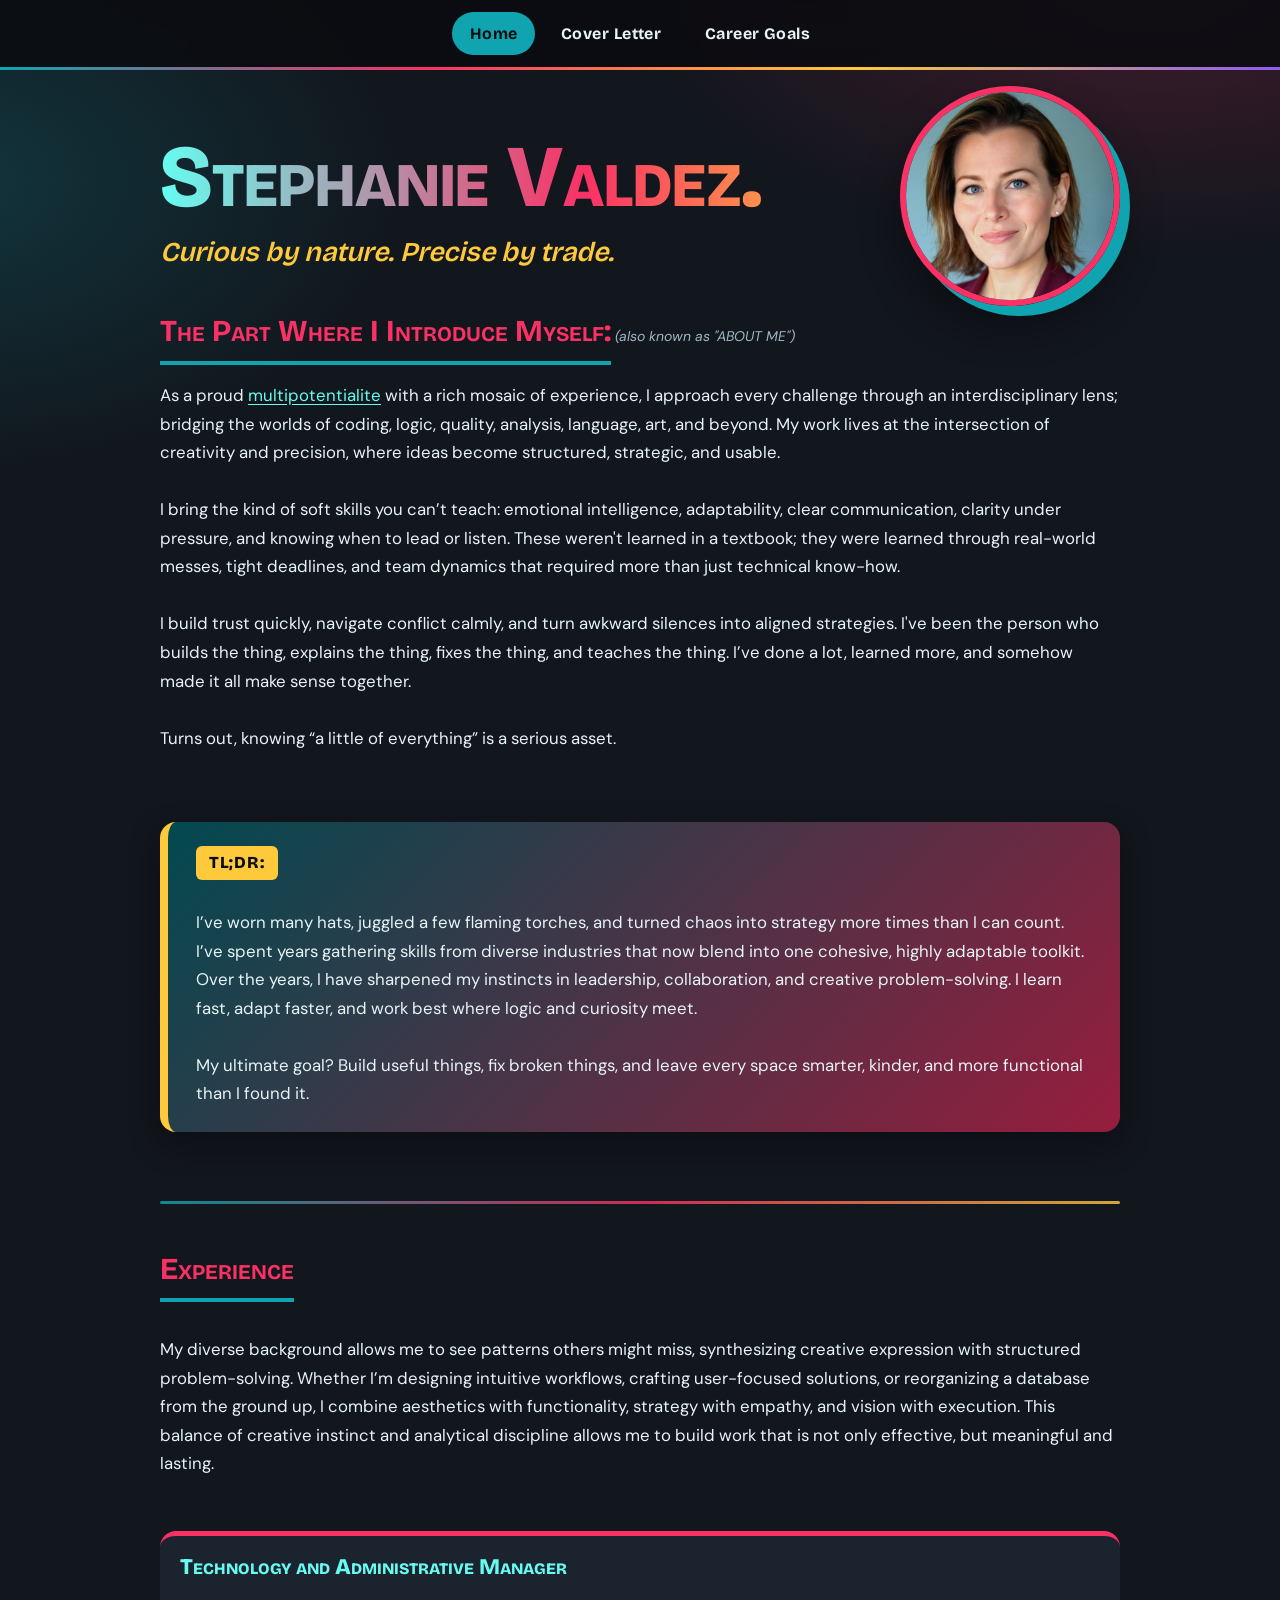
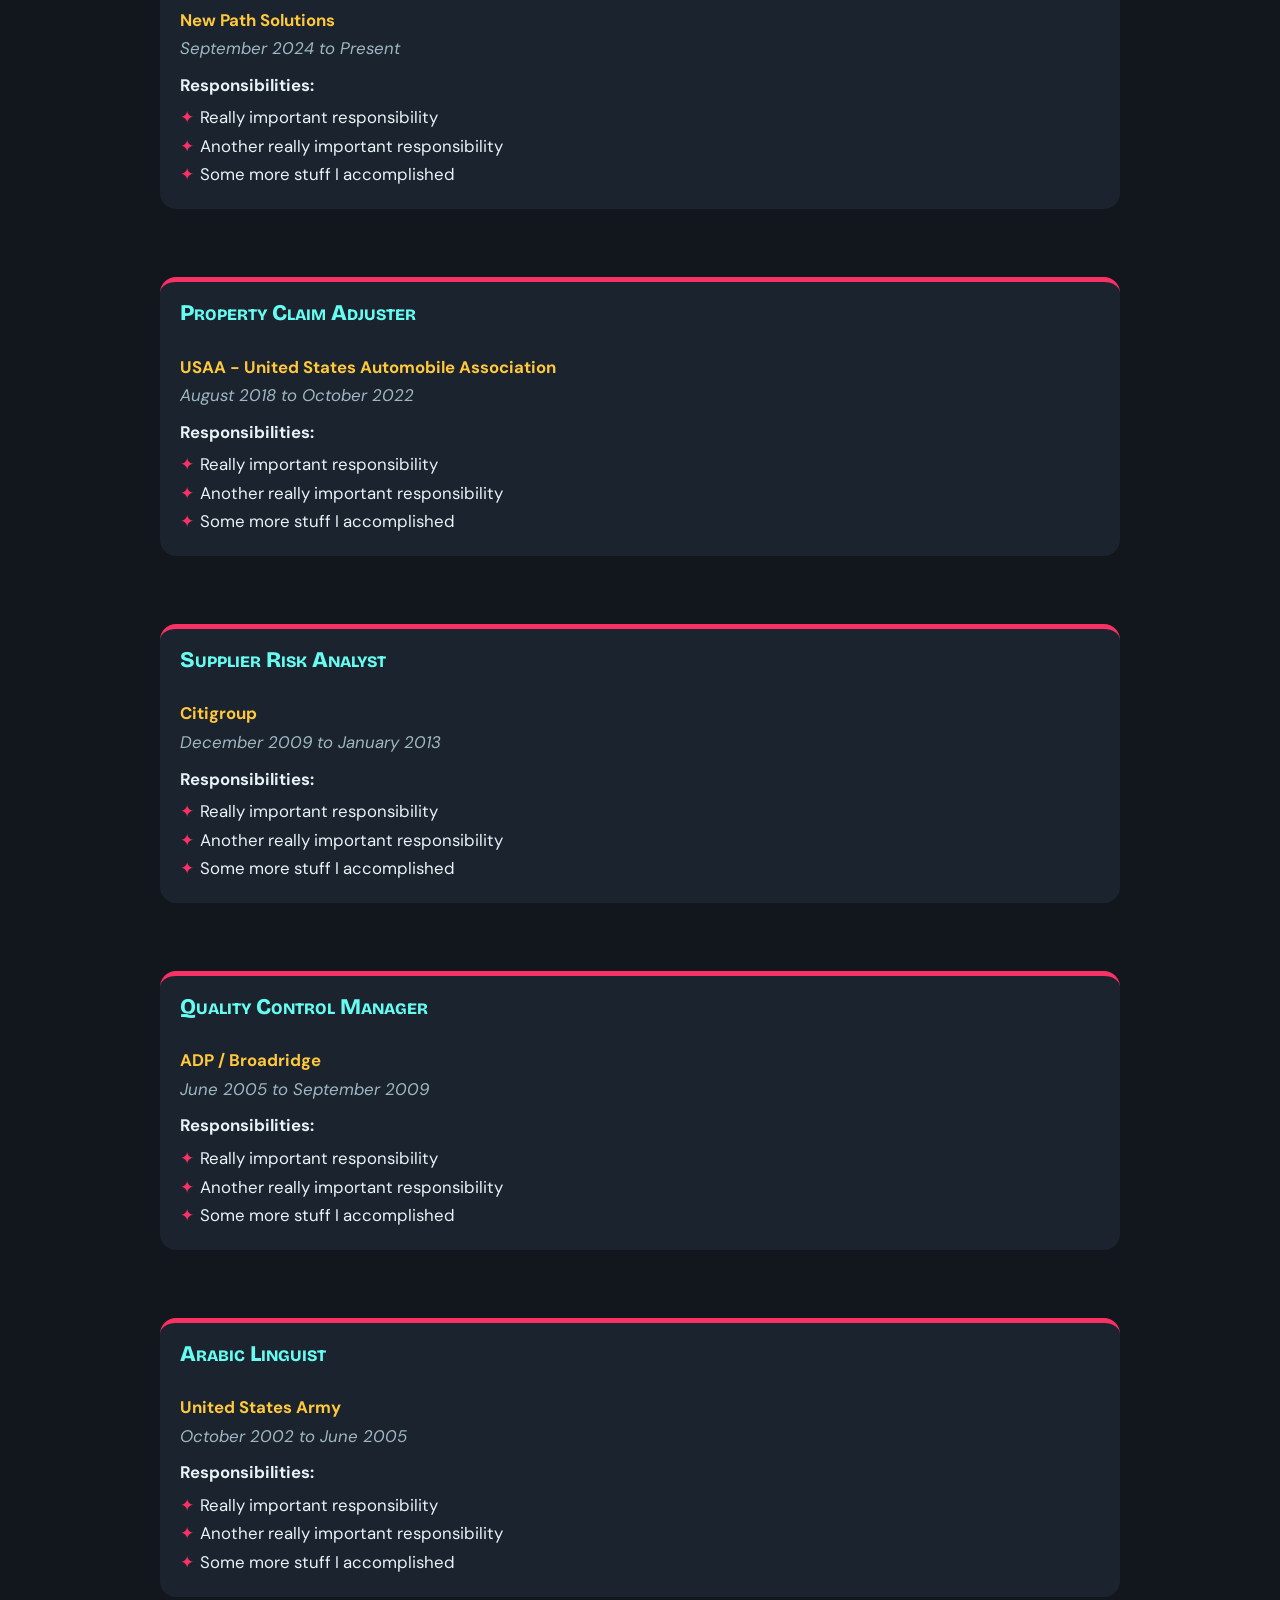
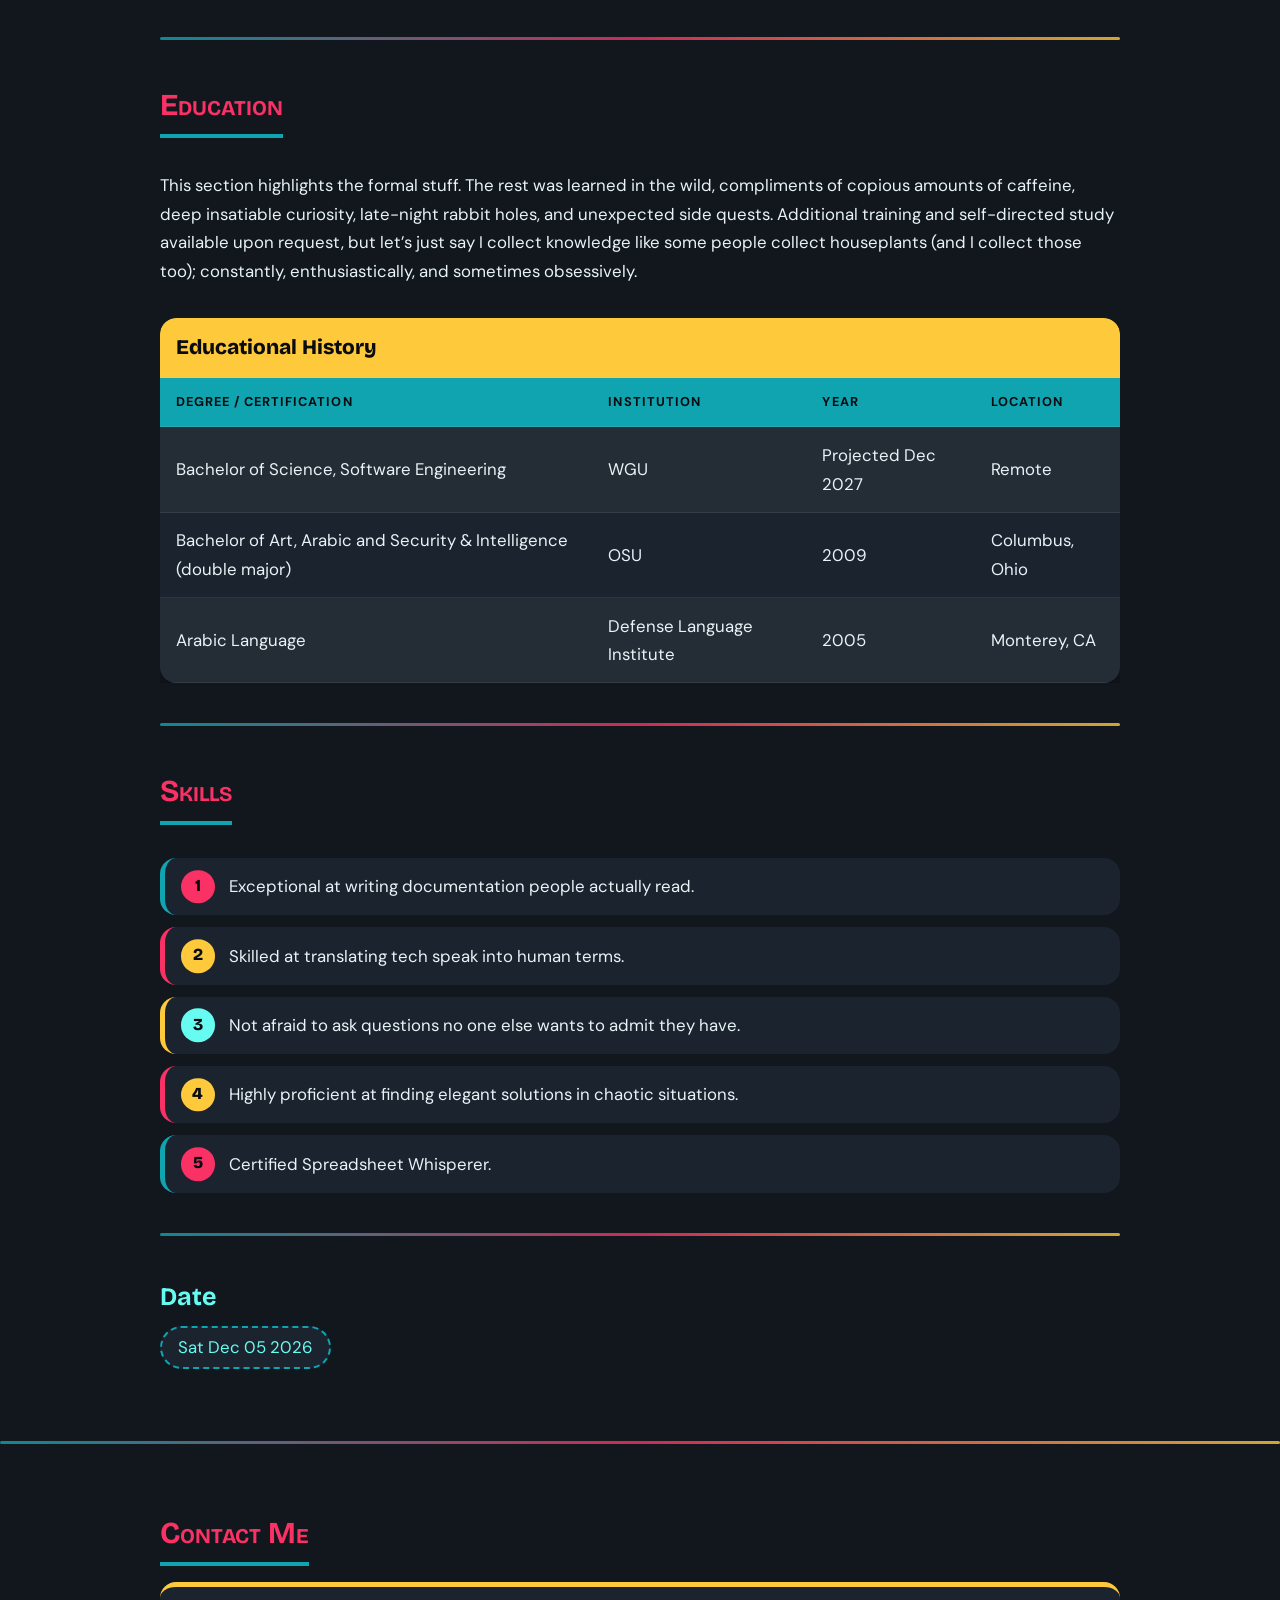
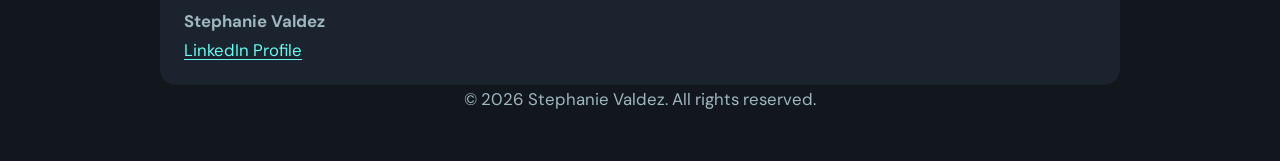
<file: index.html>
<!DOCTYPE html>
<html lang="en">
<head>
    <meta charset="UTF-8">
    <meta name="viewport" content="width=device-width, initial-scale=1.0">
    <link rel="preconnect" href="https://fonts.googleapis.com">
    <link rel="preconnect" href="https://fonts.gstatic.com" crossorigin>
    <link href="https://fonts.googleapis.com/css2?family=Bricolage+Grotesque:wght@600;800&family=DM+Sans:ital,wght@0,400;0,700;1,400&display=swap" rel="stylesheet">
    <link rel="stylesheet" href="css/styles.css">
    <title>Stephanie Valdez's Resume</title>
</head>
<body>
    <nav>
      <a href="index.html" class="active">Home</a>
      <a href="cover-letter.html">Cover Letter</a>
      <a href="career-goals.html">Career Goals</a>
    </nav>
    <header class="hero">
        <div class="hero-text">
            <h1>Stephanie Valdez.</h1>
            <h2 id="tag-line"><em>Curious by nature.  Precise by trade.</em></h2>
        </div>
        <img class="hero-photo" src="images/photo-017.jpg" alt="Portrait of Stephanie Valdez">
    </header>
    <main>

    
    <article>
        <!-- OBJECTIVE STATEMENT-->
         <h2 class="sectionHeader">The Part Where I Introduce Myself:</h2>
        <small><em>(also known as "ABOUT ME")</em></small>
           <p> As a proud <a href="https://puttylike.com/terminology/" target="_blank" rel="noopener">multipotentialite</a> with a rich mosaic of experience, I approach every challenge through an interdisciplinary lens; bridging the worlds of coding, logic, quality, analysis, language, art, and beyond. My work lives at the intersection of creativity and precision, where ideas become structured, strategic, and usable.
           <br><br>
           I bring the kind of soft skills you can’t teach: emotional intelligence, adaptability, clear communication, clarity under pressure, and knowing when to lead or listen. These weren't learned in a textbook; they were learned through real-world messes, tight deadlines, and team dynamics that required more than just technical know-how.
           
           <br><br>I build trust quickly, navigate conflict calmly, and turn awkward silences into aligned strategies. I've been the person who builds the thing, explains the thing, fixes the thing, and teaches the thing. I’ve done a lot, learned more, and somehow made it all make sense together. <br><br>Turns out, knowing “a little of everything” is a serious asset.</p>
           <br>
           
           <div class="layout">
            <aside class="sidebar">
                <span class="tldr-label">TL;DR:</span><br><br>I’ve worn many hats, juggled a few flaming torches, and turned chaos into strategy more times than I can count. I’ve spent years gathering skills from diverse industries that now blend into one cohesive, highly adaptable toolkit. Over the years, I have sharpened my instincts in leadership, collaboration, and creative problem-solving. I learn fast, adapt faster, and work best where logic and curiosity meet. <br><br>My ultimate goal? Build useful things, fix broken things, and leave every space smarter, kinder, and more functional than I found it.
            </aside>
           </div>

    </article>
    <br>
    <hr>
    <!-- EXPERIENCE -->
     <section>
        <h2 class="sectionHeader">Experience</h2>
        <p>
           My diverse background allows me to see patterns others might miss, synthesizing creative expression with structured problem-solving. Whether I’m designing intuitive workflows, crafting user-focused solutions, or reorganizing a database from the ground up, I combine aesthetics with functionality, strategy with empathy, and vision with execution. This balance of creative instinct and analytical discipline allows me to build work that is not only effective, but meaningful and lasting.
           <br><br></p>
        <ul>
            <li class="positionTitle">Technology and Administrative Manager</li>
                <ul>
                    <li>New Path Solutions</li>
                    <li>September 2024 to Present</li>
                    <li>Responsibilities:
                        <ul>
                            <li>Really important responsibility</li>
                            <li>Another really important responsibility</li>
                            <li>Some more stuff I accomplished</li>
                        </ul>
                    </li>
                </ul>
                <br>
            
            <li class="positionTitle">Property Claim Adjuster</li>
                <ul>
                    <li>USAA - United States Automobile Association</li>
                    <li>August 2018 to October 2022</li>
                    <li>Responsibilities:
                        <ul>
                            <li>Really important responsibility</li>
                            <li>Another really important responsibility</li>
                            <li>Some more stuff I accomplished</li>
                        </ul>
                    </li>
                </ul>
                <br>
            <li class="positionTitle">Supplier Risk Analyst</li>
                <ul>
                    <li>Citigroup</li>
                    <li>December 2009 to January 2013</li>
                    <li>Responsibilities:
                        <ul>
                            <li>Really important responsibility</li>
                            <li>Another really important responsibility</li>
                            <li>Some more stuff I accomplished</li>
                        </ul>
                    </li>
                </ul>
                <br>
            <li class="positionTitle">Quality Control Manager</li>
                <ul>
                    <li>ADP / Broadridge</li>
                    <li>June 2005 to September 2009</li>
                    <li>Responsibilities:
                        <ul>
                            <li>Really important responsibility</li>
                            <li>Another really important responsibility</li>
                            <li>Some more stuff I accomplished</li>
                        </ul>
                    </li>
                </ul>
                <br>
            <li class="positionTitle">Arabic Linguist</li>
                <ul>
                    <li>United States Army</li>
                    <li>October 2002 to June 2005</li>
                    <li>Responsibilities:
                        <ul>
                            <li>Really important responsibility</li>
                            <li>Another really important responsibility</li>
                            <li>Some more stuff I accomplished</li>
                        </ul>
                    </li>
                </ul>

        </ul>
     </section>
     <hr>
     <!-- EDUCATION -->
    <section>
      <h2 class="sectionHeader">Education</h2>
      <p>This section highlights the formal stuff. The rest was learned in the wild, compliments of copious amounts of caffeine, deep insatiable curiosity, late-night rabbit holes, and unexpected side quests. Additional training and self-directed study available upon request, but let’s just say I collect knowledge like some people collect houseplants (and I collect those too); constantly, enthusiastically, and sometimes obsessively.</p>
        
    <section class="table-wrap">
      <table class="educationTable">
        <caption>Educational History</caption>
        <tr>
          <th>Degree / Certification</th><th>Institution</th><th>Year</th><th>Location</th>
        </tr>
        <tr>
          <td>Bachelor of Science, Software Engineering</td><td>WGU</td><td>Projected Dec 2027</td><td>Remote</td>
        </tr>
        <tr>
          <td>Bachelor of Art, Arabic and Security & Intelligence (double major)</td><td>OSU</td><td>2009</td><td>Columbus, Ohio</td>
        </tr>
        <tr>
          <td>Arabic Language</td><td>Defense Language Institute</td><td>2005</td><td>Monterey, CA</td>
        </tr>
      </table>
    </section>

      <hr>
      <!--- SKILLS -->
    <section>
      <h2 class="sectionHeader">Skills</h2>
      <ol>
              <li>Exceptional at writing documentation people actually read.</li>
              <li>Skilled at translating tech speak into human terms.</li>
              <li>Not afraid to ask questions no one else wants to admit they have.</li>
              <li>Highly proficient at finding elegant solutions in chaotic situations.</li>
              <li>Certified Spreadsheet Whisperer.</li>
      </ol>
    </section>
      <hr>
    <section>
      <h2>Date</h2>
      <div id="current-date">[JavaScript inserts date here]</div>
    </section>
    </main>
    <hr>
      <footer>
      <!-- CONTACT INFORMATION -->
       <h2 class="sectionHeader">Contact Me</h2>
      <section>
        <strong>Stephanie Valdez</strong><br>
        <a href="https://www.linkedin.com/in/slvaldez/" target="_blank" rel="noopener">LinkedIn Profile</a>
      </section>
      <p>© 2026 Stephanie Valdez. All rights reserved.</p>
      </footer>
      <script>
        document.addEventListener("DOMContentLoaded", () => {
          const dateDiv = document.getElementById("current-date");
          const today = new Date();
          dateDiv.textContent = today.toDateString();
          console.log("Resume page loaded.");
        });
  </script>
</body>
</html>
</file>
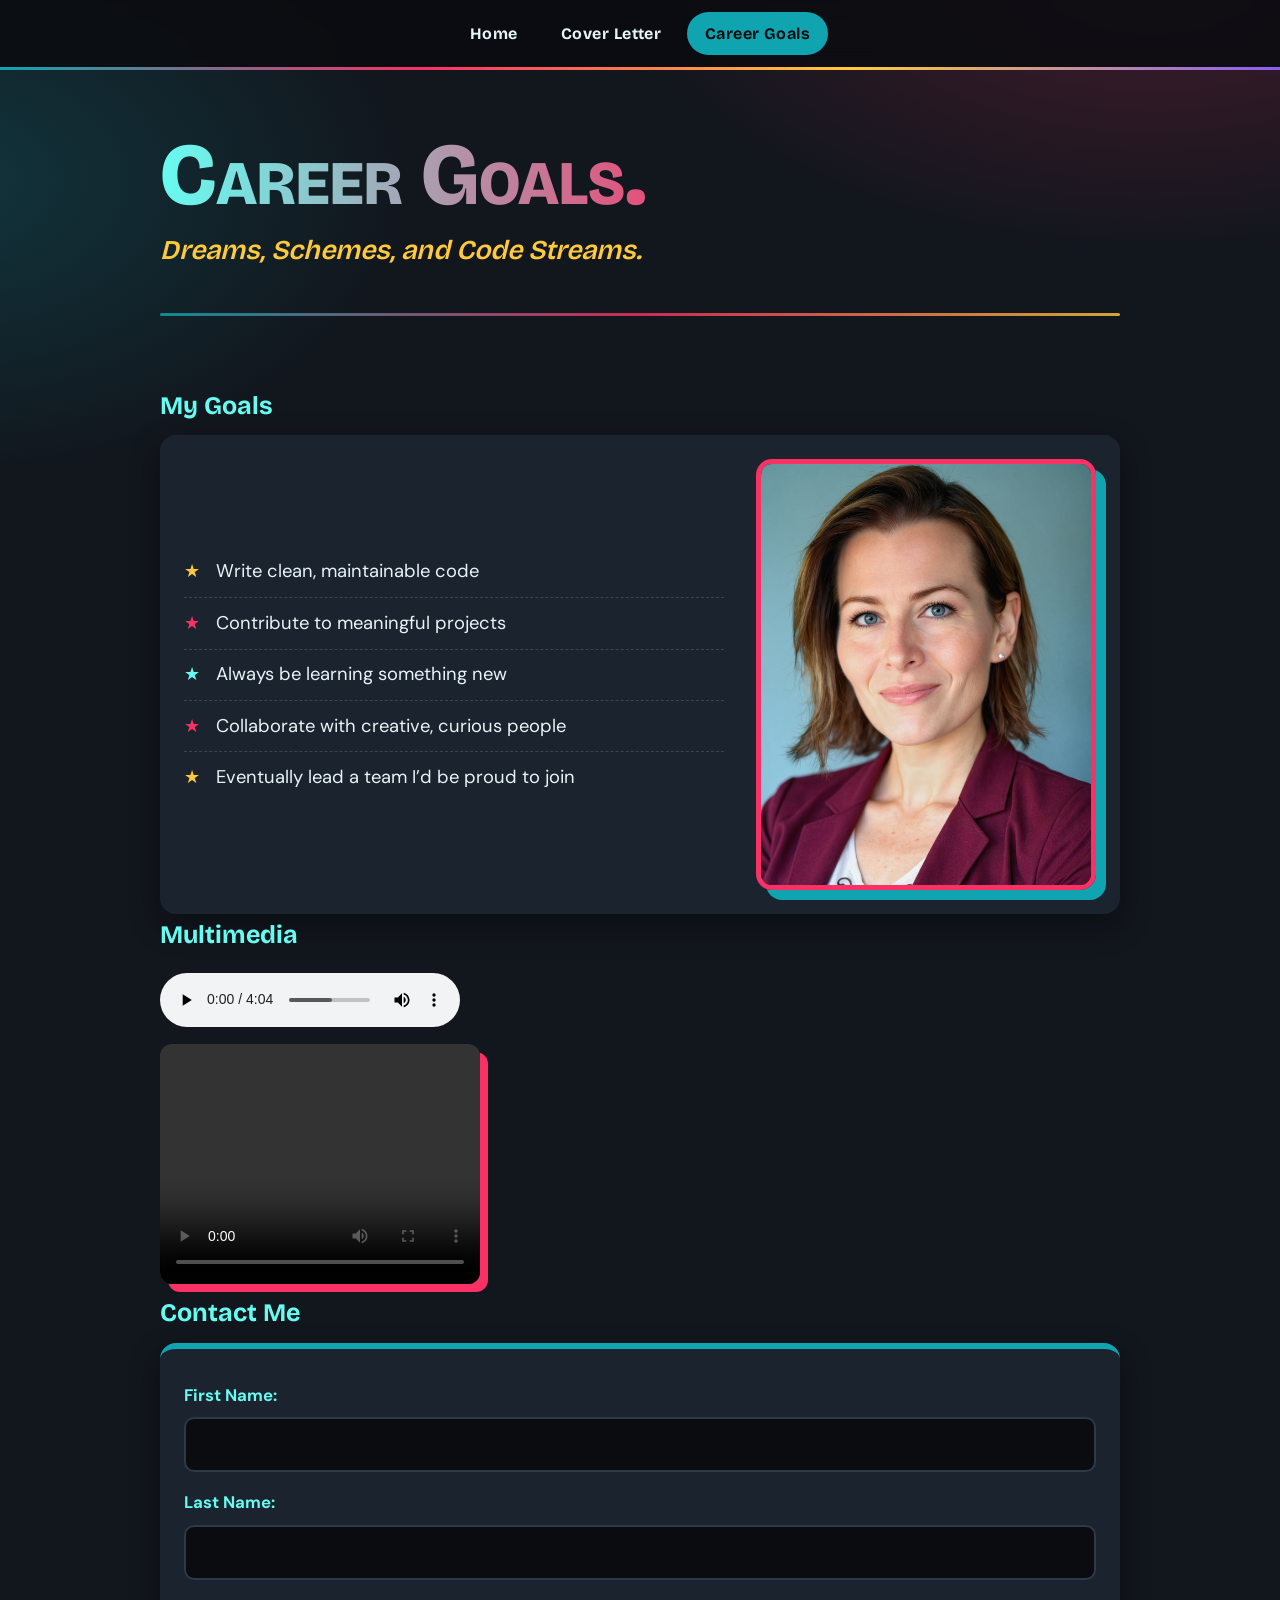
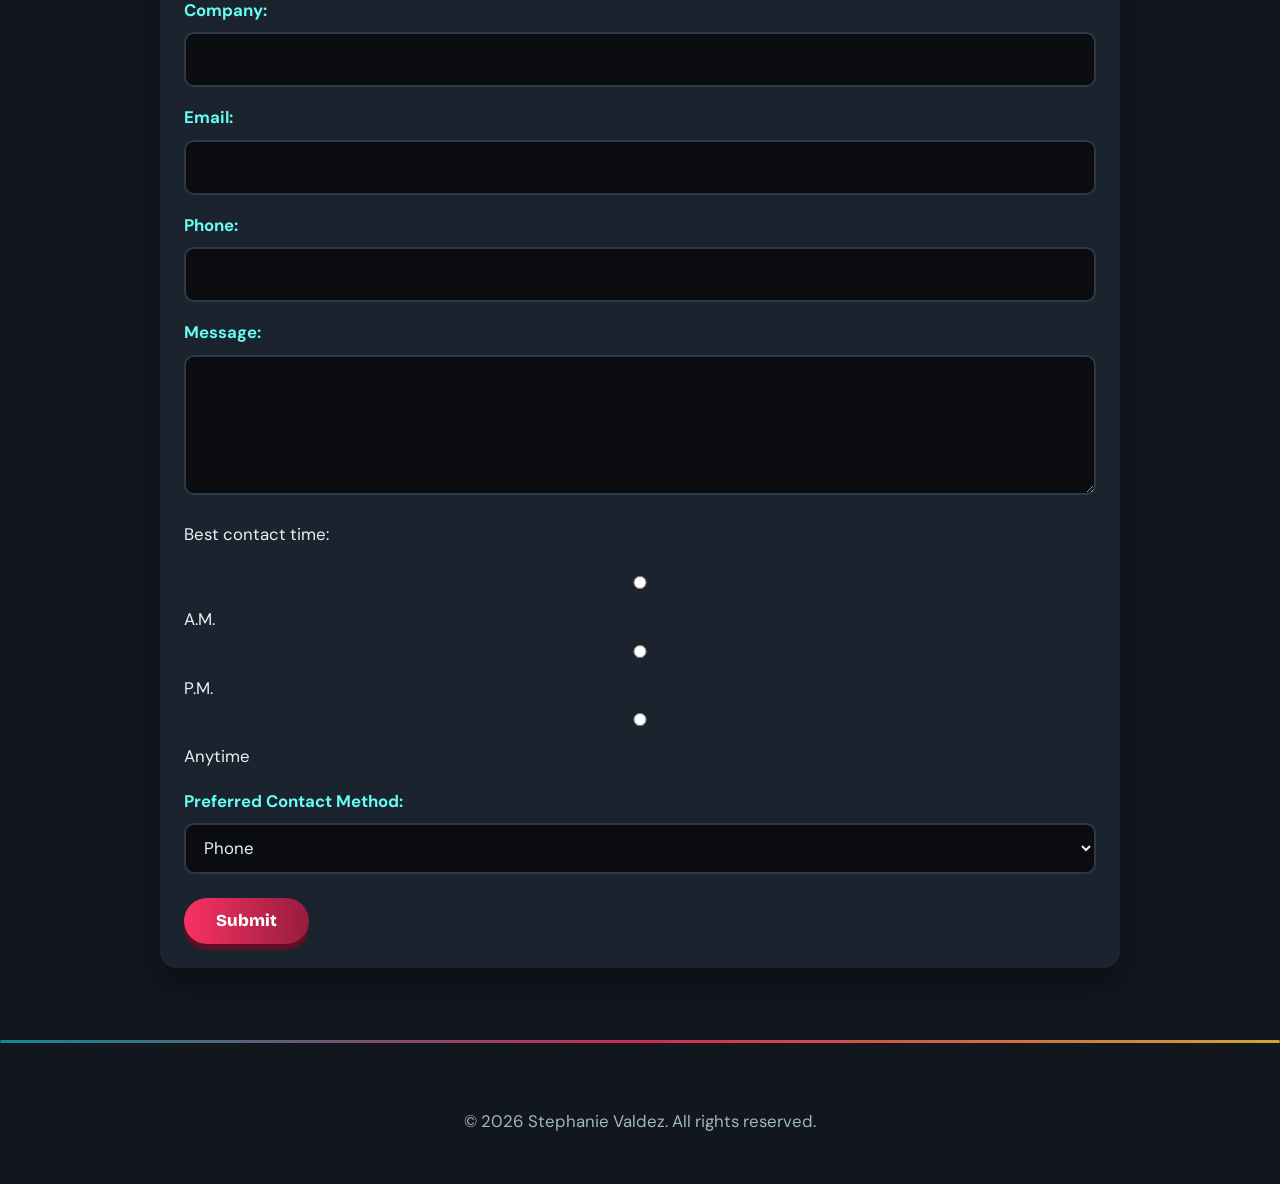
<file: career-goals.html>
<!DOCTYPE html>
<html lang="en">
<head>
    <meta charset="UTF-8">
    <meta name="viewport" content="width=device-width, initial-scale=1.0">
    <link rel="preconnect" href="https://fonts.googleapis.com">
    <link rel="preconnect" href="https://fonts.gstatic.com" crossorigin>
    <link href="https://fonts.googleapis.com/css2?family=Bricolage+Grotesque:wght@600;800&family=DM+Sans:ital,wght@0,400;0,700;1,400&display=swap" rel="stylesheet">
    <link rel="stylesheet" href="css/styles.css">
    <title>Career Goals</title>
</head>
<body>
    <nav>
      <a href="index.html">Home</a>
      <a href="cover-letter.html">Cover Letter</a>
      <a href="career-goals.html" class="active">Career Goals</a>
    </nav>

    <header>
        <br>
        <h1>Career Goals.</h1>
    </header>

    <main>
        <h2 id="tag-line"><em>Dreams, Schemes, and Code Streams.</em></h2>
        <hr>
        <br>
        <h2>My Goals</h2>

        <div class="goals-section">

        <ul class="goals-list">
            <li>Write clean, maintainable code</li>
            <li>Contribute to meaningful projects</li>
            <li>Always be learning something new</li>
            <li>Collaborate with creative, curious people</li>
            <li>Eventually lead a team I’d be proud to join</li>
        </ul>

        <img src="images/photo-017.jpg" alt="Stephanie working or coding" class="goals-image">
        </div>
        <section>

        <h2>Multimedia</h2>
        <audio controls>
            <source src="media/audiofile.mp3" type="audio/mpeg">
            Your browser does not support the audio element.
        </audio><br>

        <video width="320" height="240" controls>
            <source src="media/20250526_132119.mp4" type="video/mp4">
            Your browser does not support the video tag.
        </video>
        </section>

        <section>
        <h2>Contact Me</h2>
        <form action="https://wp.zybooks.com/form-viewer.php" method="POST">
            <label for="fname">First Name:</label>
            <input type="text" id="fname" name="fname" required><br>

            <label for="lname">Last Name:</label>
            <input type="text" id="lname" name="lname" required><br>

            <label for="company">Company:</label>
            <input type="text" id="company" name="company"><br>

            <label for="email">Email:</label>
            <input type="email" id="email" name="email" required><br>

            <label for="phone">Phone:</label>
            <input type="tel" id="phone" name="phone"><br>

            <label for="message">Message:</label>
            <textarea id="message" name="message"></textarea><br>

            <p>Best contact time:</p>
            <input type="radio" name="contact_time" value="am" id="am"><label for="am">A.M.</label>
            <input type="radio" name="contact_time" value="pm" id="pm"><label for="pm">P.M.</label>
            <input type="radio" name="contact_time" value="anytime" id="any"><label for="any">Anytime</label><br>

            <label for="contact_method">Preferred Contact Method:</label>
            <select id="contact_method" name="contact_method">
            <option value="phone">Phone</option>
            <option value="email">Email</option>
            <option value="text">Text</option>
            </select><br>

            <button type="submit">Submit</button>
        </form>
        </section>
    </main>
    <hr>
    <footer>
        <p>© 2026 Stephanie Valdez. All rights reserved.</p>
    </footer>
</body>
</html>
</file>
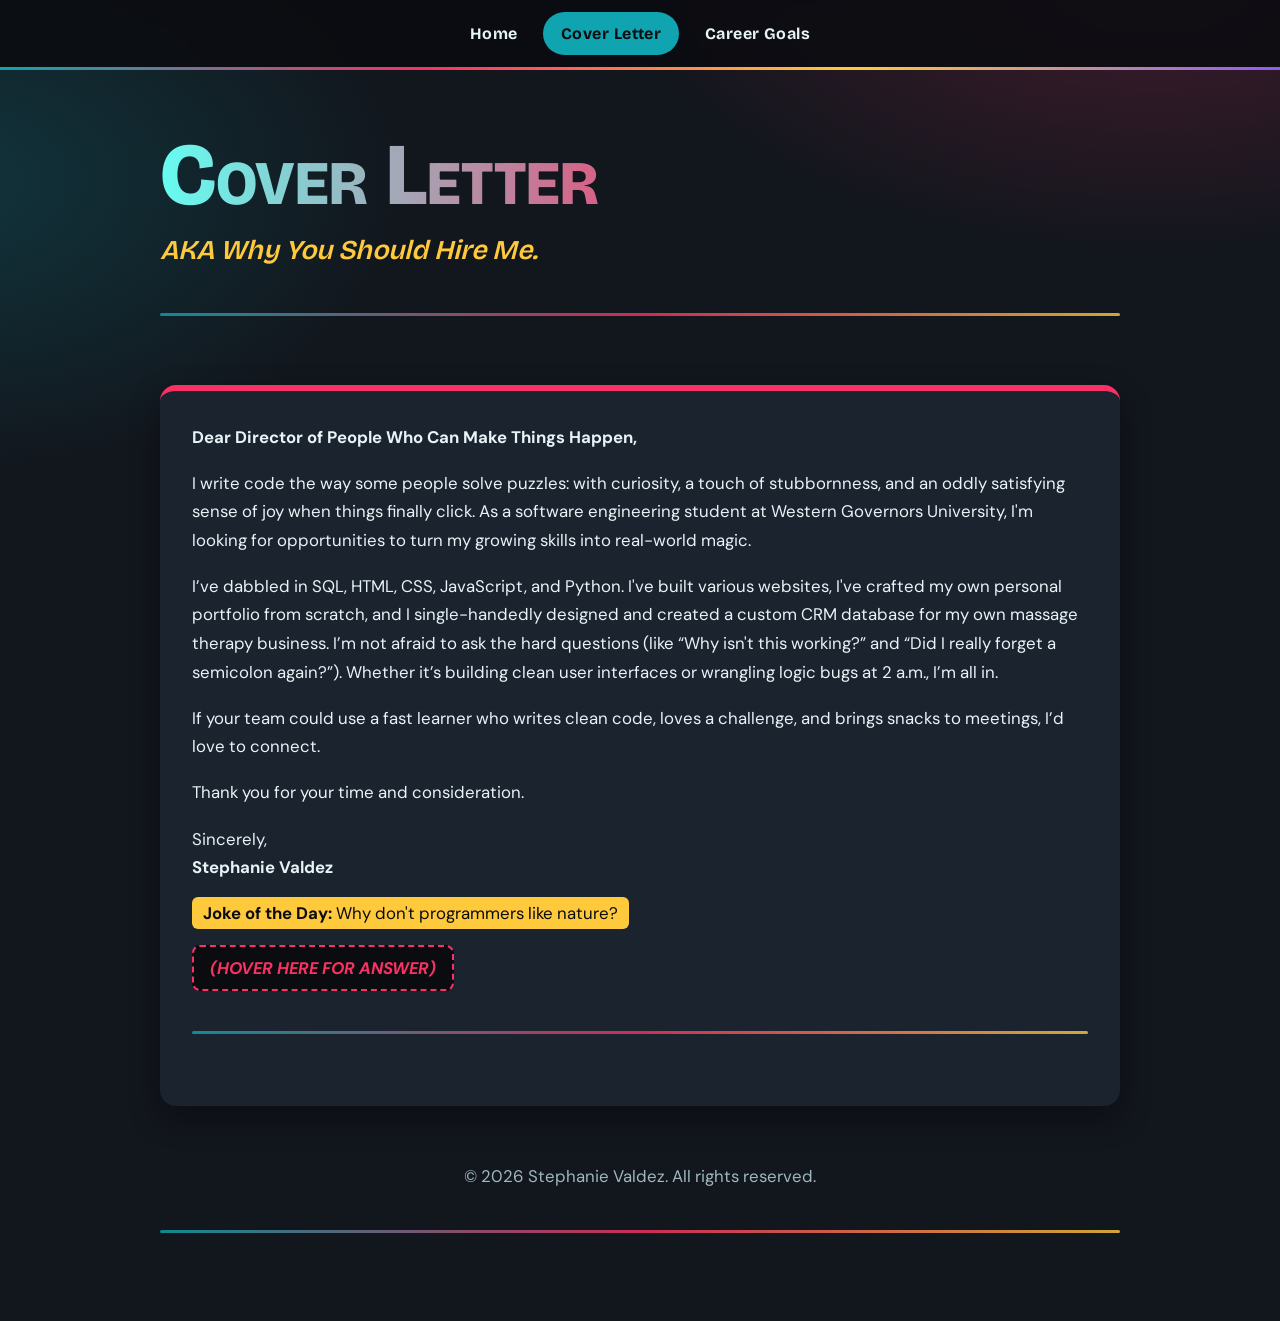
<file: cover-letter.html>
<!DOCTYPE html>
<html lang="en">
<head>
    <meta charset="UTF-8">
    <meta name="viewport" content="width=device-width, initial-scale=1.0">
    <link rel="preconnect" href="https://fonts.googleapis.com">
    <link rel="preconnect" href="https://fonts.gstatic.com" crossorigin>
    <link href="https://fonts.googleapis.com/css2?family=Bricolage+Grotesque:wght@600;800&family=DM+Sans:ital,wght@0,400;0,700;1,400&display=swap" rel="stylesheet">
    <link rel="stylesheet" href="css/styles.css">
    <title>Cover Letter</title>
</head>
<body>
    <nav>
      <a href="index.html">Home</a>
      <a href="cover-letter.html" class="active">Cover Letter</a>
      <a href="career-goals.html">Career Goals</a>
    </nav>

    <header>
        <br>
        <h1>Cover Letter</h1>
    </header>
  
  <main>
    <h2 id="tag-line"><em>AKA Why You Should Hire Me.</em></h2>
    <hr>
    <br>
    <section>
      <article>
        <p><strong>Dear Director of People Who Can Make Things Happen,</strong></p>
        <p> I write code the way some people solve puzzles: with curiosity, a touch of stubbornness, and an oddly satisfying sense of joy when things finally click. As a software engineering student at Western Governors University, I'm looking for opportunities to turn my growing skills into real-world magic.
        </p>
        <p>I’ve dabbled in SQL, HTML, CSS, JavaScript, and Python. I've built various websites, I've crafted my own personal portfolio from scratch, and I single-handedly designed and created a custom CRM database for my own massage therapy business. I’m not afraid to ask the hard questions (like “Why isn't this working?” and “Did I really forget a semicolon again?”). Whether it’s building clean user interfaces or wrangling logic bugs at 2 a.m., I’m all in.
        </p>
        <p> If your team could use a fast learner who writes clean code, loves a challenge, and brings snacks to meetings, I’d love to connect.
        </p>

        <p>Thank you for your time and consideration.</p>

        <p>Sincerely,<br>
        <strong>Stephanie Valdez</strong></p>
        <p><mark><strong>Joke of the Day:</strong> Why don't programmers like nature?<br></mark></p>
        <p><em><span class="hover-swap"></span></em></p>
        <hr>
        </article>
    </section>
  </main>

  <footer>
    <p>© 2026 Stephanie Valdez. All rights reserved.</p>
    <hr>
  </footer>
</body>
</html>
</file>
<file: css/styles.css>
/* ============ TOKENS ============ */
:root {
  --ink: #0b0c10;
  --bg: #12161d;
  --surface: #1b232e;
  --surface-2: #024950;
  --text: #e7f4f7;
  --muted: #9fb8bf;

  --teal: #0fa4af;
  --aqua: #66fcf1;
  --pink: #fa3165;
  --berry: #961d3d;
  --sun: #ffc93c;
  --violet: #8b5cf6;

  --radius: 16px;
  --font-head: "Bricolage Grotesque", Arial, Helvetica, sans-serif;
  --font-body: "DM Sans", Cambria, Georgia, serif;
}

* { box-sizing: border-box; }

html { scroll-behavior: smooth; }

body {
  margin: 0;
  font-family: var(--font-body);
  font-size: 1.05rem;
  line-height: 1.7;
  color: var(--text);
  background:
    radial-gradient(900px 500px at 90% -5%, rgba(250, 49, 101, .22), transparent 60%),
    radial-gradient(800px 500px at -5% 20%, rgba(15, 164, 175, .22), transparent 60%),
    var(--bg);
  background-attachment: fixed;
}

/* ============ NAV ============ */
nav {
  position: sticky;
  top: 0;
  z-index: 1000;
  display: flex;
  justify-content: center;
  flex-wrap: wrap;
  gap: .5rem;
  padding: .75rem 1rem;
  background: rgba(11, 12, 16, .88);
  backdrop-filter: blur(10px);
  border-bottom: 3px solid transparent;
  border-image: linear-gradient(90deg, var(--teal), var(--pink), var(--sun), var(--violet)) 1;
}

nav a {
  font-family: var(--font-head);
  font-weight: 700;
  font-size: 1rem;
  letter-spacing: .03em;
  text-decoration: none;
  color: var(--text);
  padding: .5rem 1.1rem;
  border-radius: 999px;
  transition: transform .15s ease, background .15s ease, color .15s ease;
}

nav a:hover { background: var(--pink); color: #fff; transform: translateY(-2px); }
nav a.active { background: var(--teal); color: var(--ink); }

/* ============ LAYOUT ============ */
header, main, footer {
  max-width: 1000px;
  margin-inline: auto;
  padding-inline: 1.25rem;
}

main { padding-bottom: 2rem; }

hr {
  border: 0;
  height: 3px;
  margin: 2.5rem 0;
  border-radius: 3px;
  background: linear-gradient(90deg, var(--teal), var(--pink), var(--sun));
  opacity: .8;
}

/* ============ HEADINGS ============ */
h1 {
  font-family: var(--font-head);
  font-variant: small-caps;
  font-weight: 800;
  font-size: clamp(2.6rem, 9vw, 5.5rem);
  line-height: 1;
  margin: 2rem 0 .5rem;
  background: linear-gradient(90deg, var(--aqua), var(--pink) 60%, var(--sun));
  -webkit-background-clip: text;
  background-clip: text;
  color: transparent;
}

h2 {
  font-family: var(--font-head);
  color: var(--aqua);
  margin: 0 0 .5rem;
}

#tag-line {
  color: var(--sun);
  font-size: clamp(1.2rem, 3vw, 1.7rem);
  font-weight: 600;
  margin: 0 0 1rem;
}

.sectionHeader {
  font-variant: small-caps;
  font-size: 1.9rem;
  color: var(--pink);
  display: inline-block;
  padding-bottom: .2rem;
  border-bottom: 4px solid var(--teal);
  margin-bottom: 1rem;
}

small { color: var(--muted); }

/* ============ HERO (home) ============ */
.hero {
  display: flex;
  align-items: center;
  gap: 2rem;
  padding-top: 1rem;
}

.hero-text { flex: 1; }

.hero-photo {
  width: 220px;
  height: 220px;
  flex-shrink: 0;
  object-fit: cover;
  object-position: top;
  border-radius: 50%;
  border: 6px solid var(--pink);
  box-shadow: 10px 10px 0 var(--teal), 0 20px 40px rgba(0, 0, 0, .4);
}

/* ============ LINKS ============ */
a { color: var(--aqua); text-underline-offset: 3px; }
a:hover { color: var(--sun); }

/* ============ TL;DR CALLOUT ============ */
.layout { display: block; margin-top: 1.5rem; }

.sidebar {
  background: linear-gradient(135deg, var(--surface-2), var(--berry));
  border-radius: var(--radius);
  padding: 1.5rem 1.75rem;
  border-left: 8px solid var(--sun);
  box-shadow: 0 12px 30px rgba(0, 0, 0, .35);
}

.tldr-label {
  display: inline-block;
  background: var(--sun);
  color: var(--ink);
  padding: .15rem .8rem;
  border-radius: 6px;
  font-family: var(--font-head);
  font-weight: 800;
  letter-spacing: .05em;
}

/* ============ EXPERIENCE ============ */
section ul { list-style: none; padding-left: 0; }

section > ul > li.positionTitle {
  margin-top: 1.5rem;
  padding: .75rem 1.25rem;
  background: var(--surface);
  border-radius: var(--radius) var(--radius) 0 0;
  border-top: 5px solid var(--pink);
}

.positionTitle {
  font-family: var(--font-head);
  font-variant: small-caps;
  font-size: 1.4rem;
  font-weight: 800;
  color: var(--aqua);
}

.positionTitle + ul {
  margin: 0 0 1rem;
  padding: .5rem 1.25rem 1.25rem;
  background: var(--surface);
  border-radius: 0 0 var(--radius) var(--radius);
}

.positionTitle + ul > li:nth-child(1) { font-weight: 700; color: var(--sun); }
.positionTitle + ul > li:nth-child(2) { color: var(--muted); font-style: italic; }
.positionTitle + ul > li:nth-child(3) { margin-top: .5rem; font-weight: 700; }

.positionTitle + ul ul { margin-top: .25rem; padding-left: 1.25rem; list-style: none; }
.positionTitle + ul ul li { font-weight: 400; position: relative; }
.positionTitle + ul ul li::before {
  content: "\2726";
  color: var(--pink);
  position: absolute;
  left: -1.25rem;
}

/* ============ EDUCATION TABLE ============ */
.table-wrap { overflow-x: auto; }

.educationTable {
  width: 100%;
  border-collapse: separate;
  border-spacing: 0;
  margin-top: 1rem;
  overflow: hidden;
  border-radius: var(--radius);
  background: var(--surface);
  box-shadow: 0 12px 30px rgba(0, 0, 0, .35);
}

.educationTable caption {
  caption-side: top;
  text-align: left;
  font-family: var(--font-head);
  font-size: 1.3rem;
  font-weight: 800;
  padding: .75rem 1rem;
  color: var(--ink);
  background: var(--sun);
  border-radius: var(--radius) var(--radius) 0 0;
}

.educationTable th,
.educationTable td {
  padding: .85rem 1rem;
  text-align: left;
  border-bottom: 1px solid rgba(255, 255, 255, .08);
  color: var(--text);
}

.educationTable th {
  background: var(--teal);
  color: var(--ink);
  text-transform: uppercase;
  font-size: .8rem;
  letter-spacing: .08em;
}

.educationTable tr:nth-child(even) td { background: rgba(255, 255, 255, .04); }
.educationTable tr:hover td { background: rgba(250, 49, 101, .18); transition: background .2s ease; }

/* ============ SKILLS ============ */
ol { counter-reset: skill; list-style: none; padding: 0; display: grid; gap: .75rem; }

ol li {
  counter-increment: skill;
  position: relative;
  padding: .9rem 1rem .9rem 4rem;
  background: var(--surface);
  border-radius: var(--radius);
  border-left: 5px solid var(--teal);
}

ol li::before {
  content: counter(skill);
  position: absolute;
  left: 1rem;
  top: 50%;
  transform: translateY(-50%);
  width: 2.1rem;
  height: 2.1rem;
  display: grid;
  place-items: center;
  border-radius: 50%;
  font-family: var(--font-head);
  font-weight: 800;
  color: var(--ink);
  background: var(--pink);
}

ol li:nth-child(2n)::before { background: var(--sun); }
ol li:nth-child(3n)::before { background: var(--aqua); }
ol li:nth-child(2n) { border-left-color: var(--pink); }
ol li:nth-child(3n) { border-left-color: var(--sun); }

#current-date {
  display: inline-block;
  padding: .3rem 1rem;
  border-radius: 999px;
  background: var(--surface);
  border: 2px dashed var(--teal);
  color: var(--aqua);
}

/* ============ FOOTER ============ */
footer {
  padding-block: 1.5rem 3rem;
  color: var(--muted);
}

footer section {
  background: var(--surface);
  border-radius: var(--radius);
  padding: 1.25rem 1.5rem;
  border-top: 5px solid var(--sun);
}

footer p { text-align: center; margin: 0; }

/* ============ COVER LETTER ============ */
article p { margin: 0 0 1.1rem; }

main > section > article {
  background: var(--surface);
  border-radius: var(--radius);
  padding: 2rem;
  border-top: 6px solid var(--pink);
  box-shadow: 0 12px 30px rgba(0, 0, 0, .35);
}

mark {
  background: var(--sun);
  color: var(--ink);
  padding: .3rem .7rem;
  border-radius: 6px;
}

.hover-swap {
  display: inline-block;
  padding: .4rem 1rem;
  border-radius: 8px;
  background: var(--ink);
  border: 2px dashed var(--pink);
  color: var(--pink);
  font-weight: 700;
  cursor: help;
  transition: all .2s ease;
}

.hover-swap::before { content: "(HOVER HERE FOR ANSWER)"; }
.hover-swap:hover { background: var(--pink); color: #fff; border-style: solid; }
.hover-swap:hover::before { content: "Too many bugs!!!"; }

/* ============ CAREER GOALS ============ */
.goals-section {
  display: flex;
  align-items: center;
  justify-content: space-between;
  gap: 2rem;
  padding: 1.5rem;
  background: var(--surface);
  border-radius: var(--radius);
  box-shadow: 0 12px 30px rgba(0, 0, 0, .35);
}

.goals-list {
  flex: 1;
  min-width: 260px;
  list-style: none;
  padding: 0;
  margin: 0;
  font-size: 1.15rem;
}

.goals-list li {
  position: relative;
  padding: .6rem 0 .6rem 2rem;
  border-bottom: 1px dashed rgba(255, 255, 255, .15);
}

.goals-list li:last-child { border-bottom: 0; }

.goals-list li::before {
  content: "\2605";
  position: absolute;
  left: 0;
  color: var(--sun);
}

.goals-list li:nth-child(2n)::before { color: var(--pink); }
.goals-list li:nth-child(3n)::before { color: var(--aqua); }

.goals-image {
  flex: 0 1 340px;
  max-width: 340px;
  width: 100%;
  height: auto;
  border-radius: var(--radius);
  border: 5px solid var(--pink);
  box-shadow: 10px 10px 0 var(--teal);
}

audio, video {
  max-width: 100%;
  margin-top: .5rem;
  border-radius: 12px;
}

video { box-shadow: 8px 8px 0 var(--pink); }

/* ============ FORM ============ */
form {
  display: grid;
  gap: .5rem;
  padding: 1.5rem;
  background: var(--surface);
  border-radius: var(--radius);
  border-top: 6px solid var(--teal);
  box-shadow: 0 12px 30px rgba(0, 0, 0, .35);
}

form br { display: none; }

label { font-weight: 700; color: var(--aqua); margin-top: .5rem; }

form label[for="am"], form label[for="pm"], form label[for="any"] {
  display: inline;
  color: var(--text);
  font-weight: 400;
  margin-right: 1rem;
}

input[type="text"], input[type="email"], input[type="tel"], select, textarea {
  width: 100%;
  font: inherit;
  color: var(--text);
  background: var(--ink);
  border: 2px solid #2c3948;
  border-radius: 10px;
  padding: .7rem .9rem;
  transition: border-color .15s ease, box-shadow .15s ease;
}

input:focus, select:focus, textarea:focus {
  outline: none;
  border-color: var(--pink);
  box-shadow: 0 0 0 4px rgba(250, 49, 101, .25);
}

textarea { min-height: 140px; resize: vertical; }

input[type="radio"] { accent-color: var(--pink); margin-right: .3rem; }

button[type="submit"] {
  justify-self: start;
  margin-top: 1rem;
  font-family: var(--font-head);
  font-weight: 800;
  font-size: 1.05rem;
  color: #fff;
  background: linear-gradient(90deg, var(--pink), var(--berry));
  border: 0;
  border-radius: 999px;
  padding: .8rem 2rem;
  cursor: pointer;
  box-shadow: 0 6px 0 #5e0f26;
  transition: transform .1s ease, box-shadow .1s ease;
}

button[type="submit"]:hover { transform: translateY(2px); box-shadow: 0 4px 0 #5e0f26; }

/* ============ RESPONSIVE ============ */
@media (max-width: 768px) {
  .hero { flex-direction: column-reverse; text-align: center; }
  .hero-photo { width: 170px; height: 170px; }
  .goals-section { flex-direction: column; align-items: center; }
  .goals-image { flex-basis: auto; }
  main > section > article { padding: 1.25rem; }
}

@media (prefers-reduced-motion: reduce) {
  * { transition: none !important; scroll-behavior: auto !important; }
}
</file>
